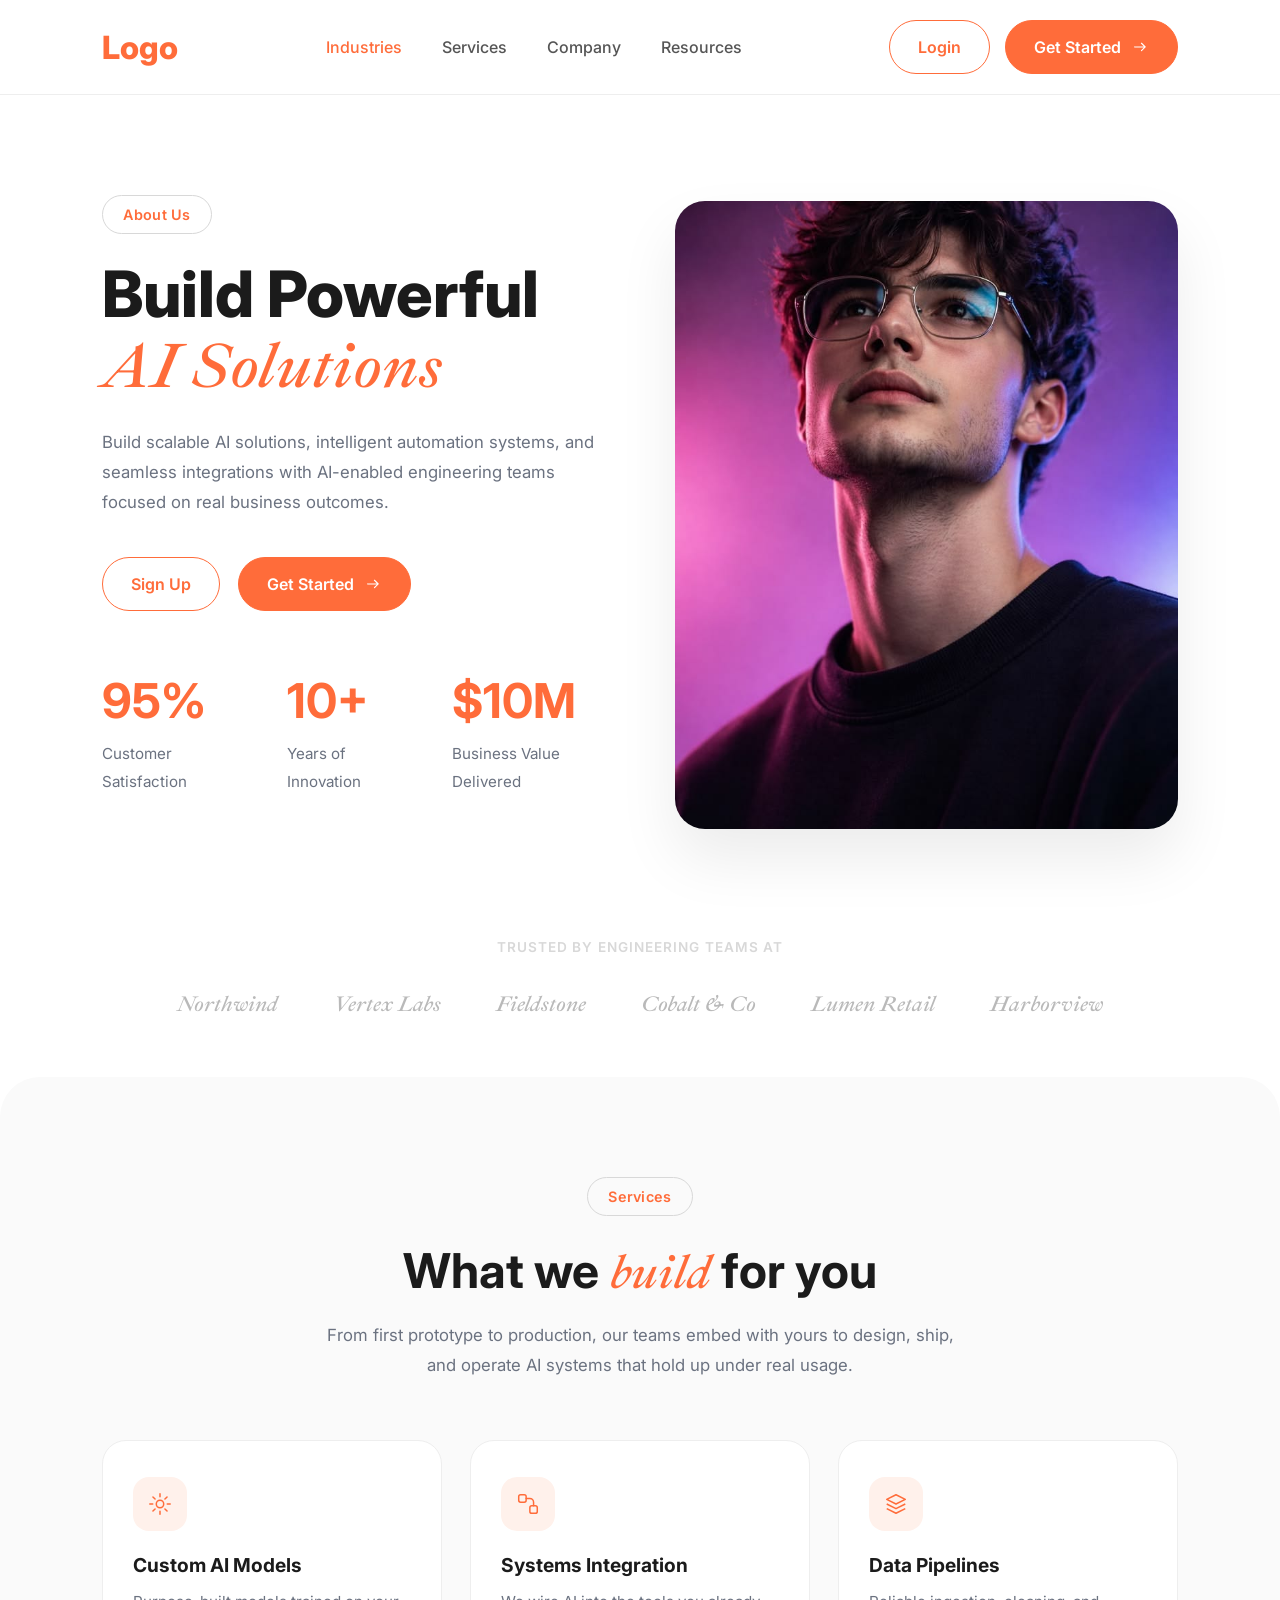
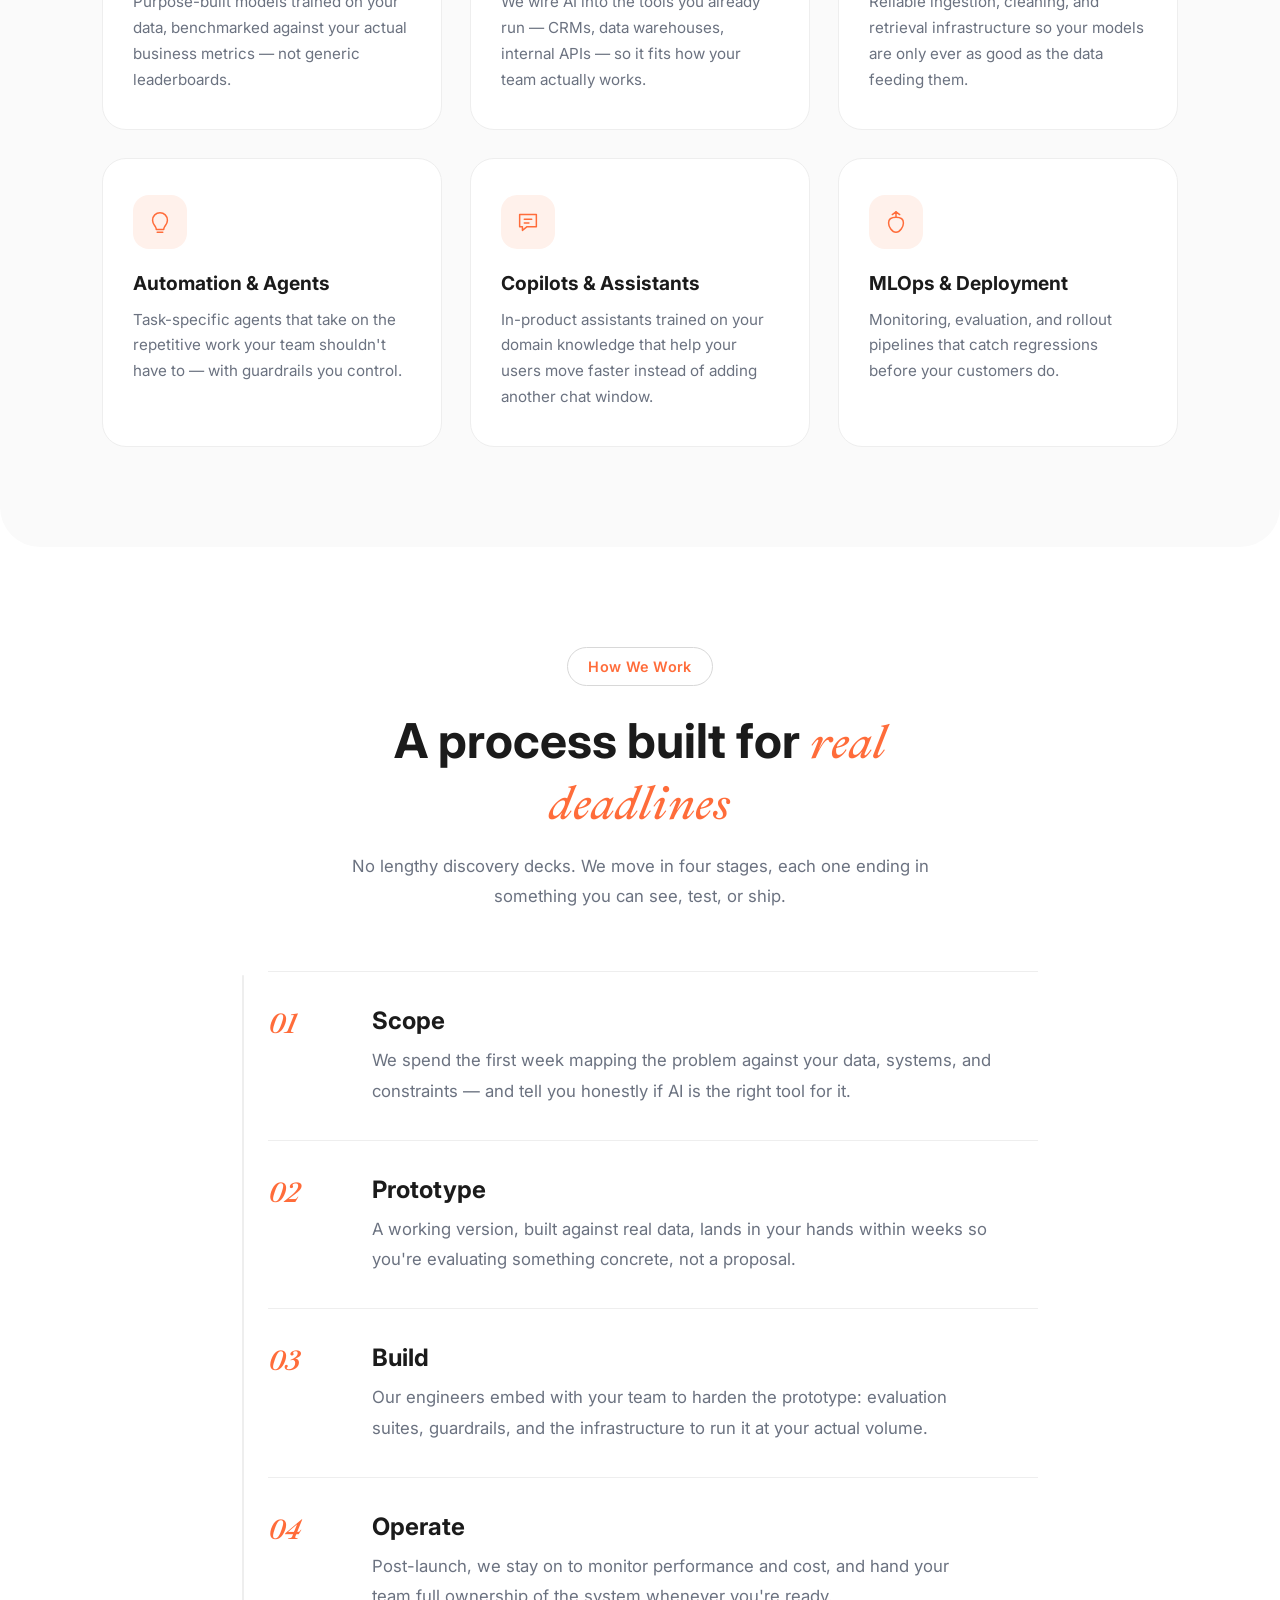
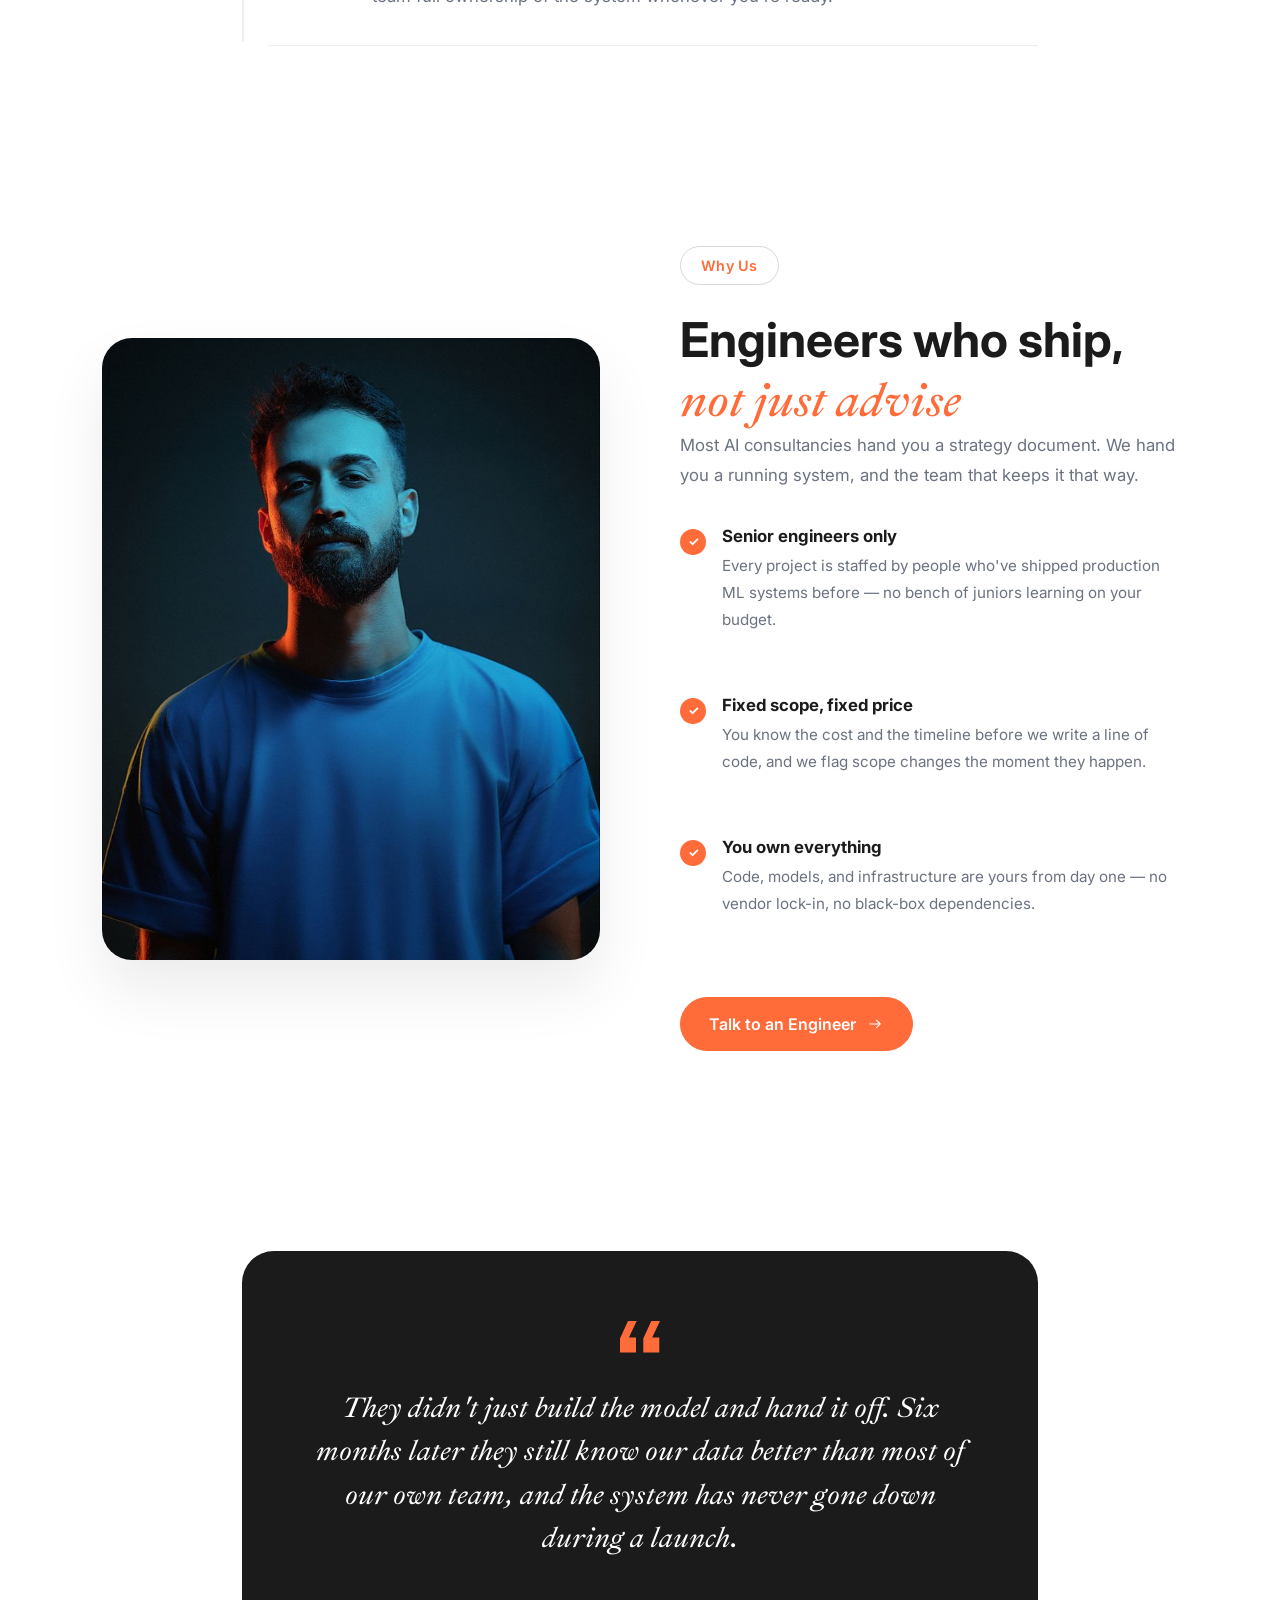
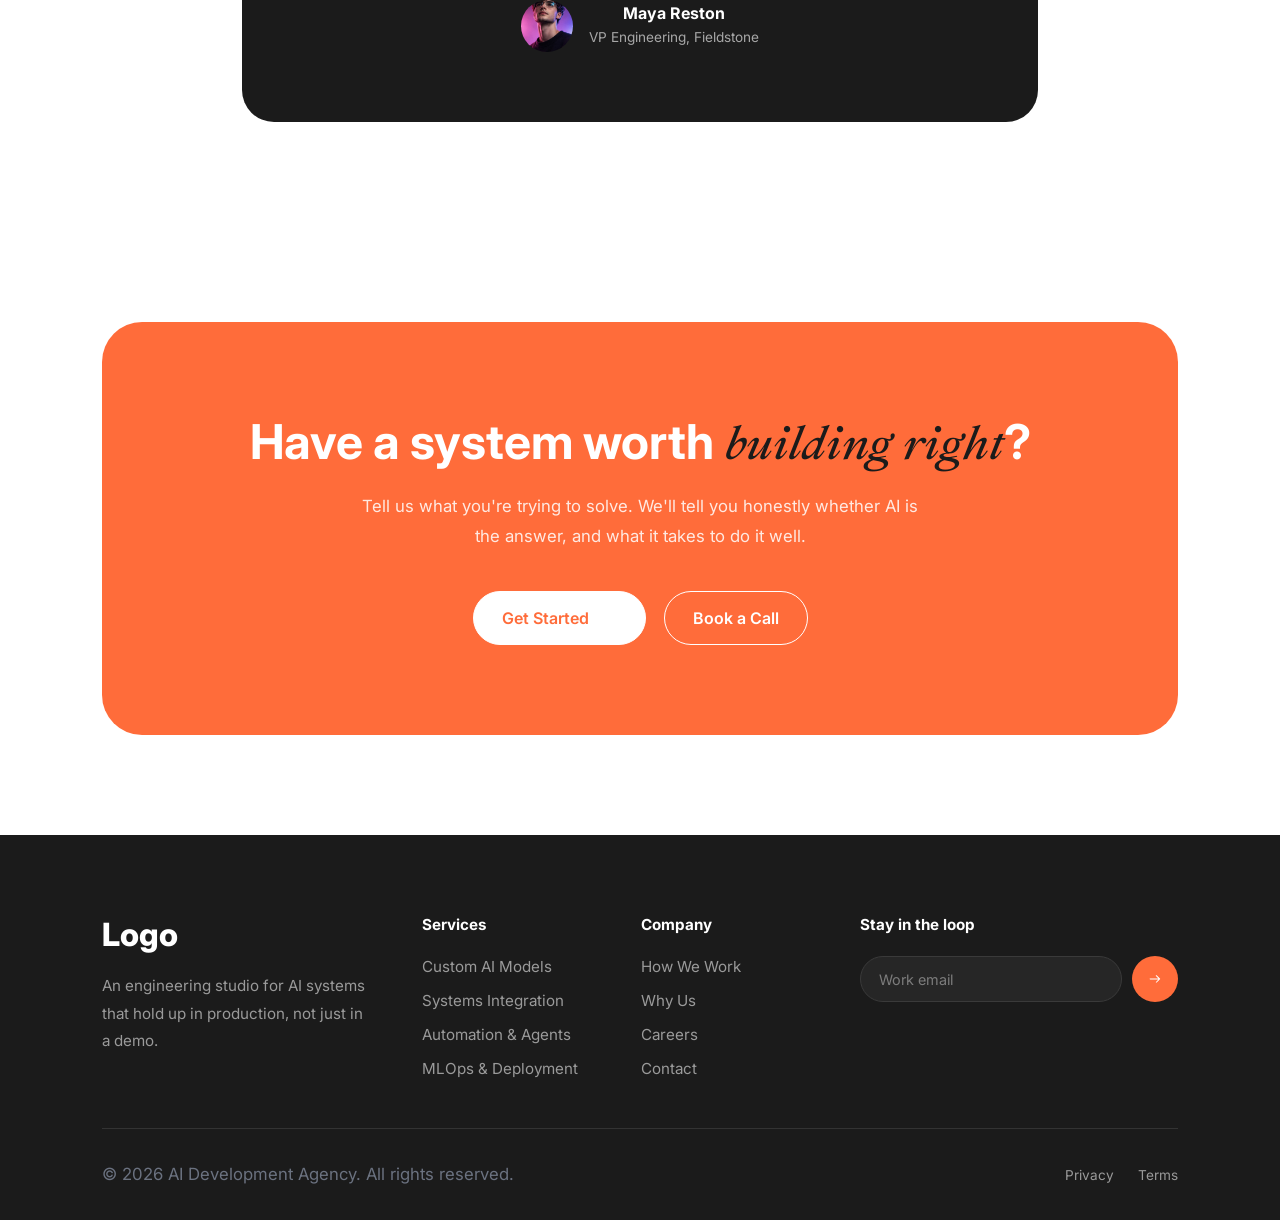
<file: index.html>
<!DOCTYPE html>
<html lang="en">

<head>
    <meta charset="UTF-8">
    <meta name="viewport" content="width=device-width, initial-scale=1.0">
    <title>AI Development Agency</title>

    <!-- CSS -->
    <link rel="stylesheet" href="style.css">

    <!-- Google Font -->
    <link rel="preconnect" href="https://fonts.googleapis.com">
    <link rel="preconnect" href="https://fonts.gstatic.com" crossorigin>
    <link href="https://fonts.googleapis.com/css2?family=Inter:wght@300;400;500;600;700;800&display=swap"
        rel="stylesheet">
    <link
        href="https://fonts.googleapis.com/css2?family=Ibarra+Real+Nova:wght@400;500;600;700&family=Inter:wght@300;400;500;600;700;800&display=swap"
        rel="stylesheet">
</head>

<body>

    <!-- =========================
        HEADER
========================== -->

    <header>

        <nav class="navbar">

            <a href="#" class="logo">
                Logo
            </a>

            <ul class="nav-links">

                <li><a href="#" class="active">Industries</a></li>
                <li><a href="#services">Services</a></li>
                <li><a href="#company">Company</a></li>
                <li><a href="#work">Resources</a></li>

            </ul>

            <div class="nav-buttons">

                <a href="#" class="btn-outline">
                    Login
                </a>

                <a href="#" class="btn-primary">

                    Get Started

                    <img src="icons/Arrow-Right.svg" alt="Arrow Right">

                </a>

            </div>

            <button class="nav-toggle" aria-label="Toggle menu">
                <span></span>
                <span></span>
                <span></span>
            </button>

        </nav>

    </header>

    <!-- =========================
        MAIN
========================== -->

    <main>

        <!-- =========================
        HERO SECTION
========================== -->

        <section class="hero">

            <div class="hero-content">

                <span class="badge">
                    About Us
                </span>

                <h1>

                    Build Powerful <span>AI Solutions</span>

                </h1>

                <p>

                    Build scalable AI solutions,
                    intelligent automation systems,
                    and seamless integrations with
                    AI-enabled engineering teams
                    focused on real business outcomes.

                </p>

                <div class="hero-buttons">

                    <a href="#" class="btn-outline">

                        Sign Up

                    </a>

                    <a href="#" class="btn-primary">

                        Get Started

                        <img src="icons/Arrow-Right.svg" alt="Arrow">

                    </a>

                </div>

                <!-- Statistics -->

                <div class="stats">

                    <div class="stat">

                        <h3>95%</h3>

                        <p>
                            Customer Satisfaction
                        </p>

                    </div>

                    <div class="stat">
                        <h3>10+</h3>
                        <p>
                            Years of Innovation
                        </p>

                    </div>

                    <div class="stat">

                        <h3>$10M</h3>

                        <p>
                            Business Value Delivered
                        </p>

                    </div>

                </div>

            </div>

            <!-- Hero Image -->

            <div class="hero-image">

                <img src="image/profile.jpeg" alt="AI Development">

            </div>

        </section>

        <!-- =========================
        LOGO STRIP
========================== -->

        <section class="logo-strip">

            <p class="logo-strip-label">Trusted by engineering teams at</p>

            <ul class="logo-row">
                <li>Northwind</li>
                <li>Vertex&nbsp;Labs</li>
                <li>Fieldstone</li>
                <li>Cobalt&nbsp;&amp;&nbsp;Co</li>
                <li>Lumen&nbsp;Retail</li>
                <li>Harborview</li>
            </ul>

        </section>

        <!-- =========================
        SERVICES SECTION
========================== -->

        <section class="services" id="services">

            <div class="section-head">

                <span class="badge">Services</span>

                <h2>What we <span>build</span> for you</h2>

                <p>
                    From first prototype to production, our teams embed with yours to design,
                    ship, and operate AI systems that hold up under real usage.
                </p>

            </div>

            <div class="services-grid">

                <div class="service-card">
                    <div class="service-icon">
                        <svg viewBox="0 0 28 28" fill="none" xmlns="http://www.w3.org/2000/svg">
                            <circle cx="14" cy="14" r="4" stroke="currentColor" stroke-width="1.6" />
                            <path
                                d="M14 3v3.2M14 21.8V25M25 14h-3.2M6.2 14H3M21.6 6.4l-2.3 2.3M8.7 19.3l-2.3 2.3M21.6 21.6l-2.3-2.3M8.7 8.7 6.4 6.4"
                                stroke="currentColor" stroke-width="1.6" stroke-linecap="round" />
                        </svg>
                    </div>
                    <h3>Custom AI Models</h3>
                    <p>Purpose-built models trained on your data, benchmarked against
                        your actual business metrics — not generic leaderboards.</p>
                </div>

                <div class="service-card">
                    <div class="service-icon">
                        <svg viewBox="0 0 28 28" fill="none" xmlns="http://www.w3.org/2000/svg">
                            <rect x="4" y="4" width="8" height="8" rx="2" stroke="currentColor" stroke-width="1.6" />
                            <rect x="16" y="16" width="8" height="8" rx="2" stroke="currentColor" stroke-width="1.6" />
                            <path d="M12 8h4a4 4 0 0 1 4 4v4" stroke="currentColor" stroke-width="1.6"
                                stroke-linecap="round" />
                        </svg>
                    </div>
                    <h3>Systems Integration</h3>
                    <p>We wire AI into the tools you already run — CRMs, data
                        warehouses, internal APIs — so it fits how your team actually works.</p>
                </div>

                <div class="service-card">
                    <div class="service-icon">
                        <svg viewBox="0 0 28 28" fill="none" xmlns="http://www.w3.org/2000/svg">
                            <path d="M4 9 14 4l10 5-10 5-10-5Z" stroke="currentColor" stroke-width="1.6"
                                stroke-linejoin="round" />
                            <path d="M4 14l10 5 10-5M4 19l10 5 10-5" stroke="currentColor" stroke-width="1.6"
                                stroke-linejoin="round" />
                        </svg>
                    </div>
                    <h3>Data Pipelines</h3>
                    <p>Reliable ingestion, cleaning, and retrieval infrastructure so
                        your models are only ever as good as the data feeding them.</p>
                </div>

                <div class="service-card">
                    <div class="service-icon">
                        <svg viewBox="0 0 28 28" fill="none" xmlns="http://www.w3.org/2000/svg">
                            <path d="M6 12a8 8 0 1 1 16 0c0 3.5-2 5.4-3 7-.6 1-1 2-1 3h-8c0-1-.4-2-1-3-1-1.6-3-3.5-3-7Z"
                                stroke="currentColor" stroke-width="1.6" stroke-linejoin="round" />
                            <path d="M11 25h6" stroke="currentColor" stroke-width="1.6" stroke-linecap="round" />
                        </svg>
                    </div>
                    <h3>Automation &amp; Agents</h3>
                    <p>Task-specific agents that take on the repetitive work your
                        team shouldn't have to — with guardrails you control.</p>
                </div>

                <div class="service-card">
                    <div class="service-icon">
                        <svg viewBox="0 0 28 28" fill="none" xmlns="http://www.w3.org/2000/svg">
                            <path d="M5 6h18v13H13l-5 4v-4H5V6Z" stroke="currentColor" stroke-width="1.6"
                                stroke-linejoin="round" />
                            <path d="M10 11h8M10 15h5" stroke="currentColor" stroke-width="1.6"
                                stroke-linecap="round" />
                        </svg>
                    </div>
                    <h3>Copilots &amp; Assistants</h3>
                    <p>In-product assistants trained on your domain knowledge that
                        help your users move faster instead of adding another chat window.</p>
                </div>

                <div class="service-card">
                    <div class="service-icon">
                        <svg viewBox="0 0 28 28" fill="none" xmlns="http://www.w3.org/2000/svg">
                            <path d="M14 3v6M14 3l4 3M14 3l-4 3" stroke="currentColor" stroke-width="1.6"
                                stroke-linecap="round" stroke-linejoin="round" />
                            <path d="M6 15c0-4 3.6-6 8-6s8 2 8 6-3.6 10-8 10-8-6-8-10Z" stroke="currentColor"
                                stroke-width="1.6" />
                        </svg>
                    </div>
                    <h3>MLOps &amp; Deployment</h3>
                    <p>Monitoring, evaluation, and rollout pipelines that catch
                        regressions before your customers do.</p>
                </div>

            </div>

        </section>

        <!-- =========================
        PROCESS SECTION
========================== -->

        <section class="process" id="company">

            <div class="section-head">

                <span class="badge">How We Work</span>

                <h2>A process built for <span>real deadlines</span></h2>

                <p>
                    No lengthy discovery decks. We move in four stages, each one
                    ending in something you can see, test, or ship.
                </p>

            </div>

            <div class="process-list">

                <div class="process-track">
                    <span class="process-track-fill"></span>
                </div>

                <div class="process-step">
                    <span class="process-number">01</span>
                    <div class="process-body">
                        <h3>Scope</h3>
                        <p>We spend the first week mapping the problem against your
                            data, systems, and constraints — and tell you honestly if AI is the
                            right tool for it.</p>
                    </div>
                </div>

                <div class="process-step">
                    <span class="process-number">02</span>
                    <div class="process-body">
                        <h3>Prototype</h3>
                        <p>A working version, built against real data, lands in your
                            hands within weeks so you're evaluating something concrete, not a
                            proposal.</p>
                    </div>
                </div>

                <div class="process-step">
                    <span class="process-number">03</span>
                    <div class="process-body">
                        <h3>Build</h3>
                        <p>Our engineers embed with your team to harden the prototype:
                            evaluation suites, guardrails, and the infrastructure to run it at your
                            actual volume.</p>
                    </div>
                </div>

                <div class="process-step">
                    <span class="process-number">04</span>
                    <div class="process-body">
                        <h3>Operate</h3>
                        <p>Post-launch, we stay on to monitor performance and cost,
                            and hand your team full ownership of the system whenever you're ready.</p>
                    </div>
                </div>

            </div>

        </section>

        <!-- =========================
        FEATURE / WHY US SECTION
========================== -->

        <section class="why-us" id="work">

            <div class="why-image">
                <img src="image/profile2.jpeg" alt="Engineering team at work">
            </div>

            <div class="why-content">

                <span class="badge">Why Us</span>

                <h2>Engineers who ship, <span>not just advise</span></h2>

                <p>
                    Most AI consultancies hand you a strategy document. We hand you
                    a running system, and the team that keeps it that way.
                </p>

                <ul class="why-list">

                    <li>
                        <span class="why-check">✓</span>
                        <div>
                            <h4>Senior engineers only</h4>
                            <p>Every project is staffed by people who've shipped
                                production ML systems before — no bench of juniors learning on your
                                budget.</p>
                        </div>
                    </li>

                    <li>
                        <span class="why-check">✓</span>
                        <div>
                            <h4>Fixed scope, fixed price</h4>
                            <p>You know the cost and the timeline before we write a
                                line of code, and we flag scope changes the moment they happen.</p>
                        </div>
                    </li>

                    <li>
                        <span class="why-check">✓</span>
                        <div>
                            <h4>You own everything</h4>
                            <p>Code, models, and infrastructure are yours from day
                                one — no vendor lock-in, no black-box dependencies.</p>
                        </div>
                    </li>

                </ul>

                <a href="#" class="btn-primary">
                    Talk to an Engineer
                    <img src="icons/Arrow-Right.svg" alt="Arrow">
                </a>

            </div>

        </section>

        <!-- =========================
        TESTIMONIAL SECTION
========================== -->

        <section class="testimonial">

            <div class="testimonial-card">

                <svg class="quote-mark" viewBox="0 0 40 32" fill="none" xmlns="http://www.w3.org/2000/svg">
                    <path
                        d="M16.7 0 8.9 16.4H16v15.2H0V17.5L8 0h8.7Zm23.3 0-7.8 16.4h7.1v15.2H23.3V17.5L31.3 0H40Z"
                        fill="currentColor" />
                </svg>

                <p class="testimonial-quote">
                    They didn't just build the model and hand it off. Six months
                    later they still know our data better than most of our own team, and the
                    system has never gone down during a launch.
                </p>

                <div class="testimonial-author">
                    <img src="image/profile.jpeg" alt="Client portrait">
                    <div>
                        <h4>Maya Reston</h4>
                        <p>VP Engineering, Fieldstone</p>
                    </div>
                </div>

            </div>

        </section>

        <!-- =========================
        CTA SECTION
========================== -->

        <section class="cta">

            <div class="cta-inner">

                <h2>Have a system worth <span>building right</span>?</h2>

                <p>Tell us what you're trying to solve. We'll tell you honestly
                    whether AI is the answer, and what it takes to do it well.</p>

                <div class="cta-buttons">
                    <a href="#" class="btn-primary btn-light">
                        Get Started
                        <img src="icons/Arrow-Right.svg" alt="Arrow">
                    </a>
                    <a href="#" class="btn-outline btn-outline-light">
                        Book a Call
                    </a>
                </div>

            </div>

        </section>

    </main>

    <!-- =========================
        FOOTER
========================== -->

    <footer>

        <div class="footer-top">

            <div class="footer-brand">
                <a href="#" class="logo">Logo</a>
                <p>An engineering studio for AI systems that hold up in
                    production, not just in a demo.</p>
            </div>

            <div class="footer-links">
                <h4>Services</h4>
                <ul>
                    <li><a href="#services">Custom AI Models</a></li>
                    <li><a href="#services">Systems Integration</a></li>
                    <li><a href="#services">Automation &amp; Agents</a></li>
                    <li><a href="#services">MLOps &amp; Deployment</a></li>
                </ul>
            </div>

            <div class="footer-links">
                <h4>Company</h4>
                <ul>
                    <li><a href="#company">How We Work</a></li>
                    <li><a href="#work">Why Us</a></li>
                    <li><a href="#">Careers</a></li>
                    <li><a href="#">Contact</a></li>
                </ul>
            </div>

            <div class="footer-links">
                <h4>Stay in the loop</h4>
                <form class="footer-form" onsubmit="return false;">
                    <input type="email" placeholder="Work email" required>
                    <button type="submit">
                        <img src="icons/Arrow-Right.svg" alt="Subscribe">
                    </button>
                </form>
            </div>

        </div>

        <div class="footer-bottom">
            <p>&copy; 2026 AI Development Agency. All rights reserved.</p>
            <ul class="footer-legal">
                <li><a href="#">Privacy</a></li>
                <li><a href="#">Terms</a></li>
            </ul>
        </div>

    </footer>

    <script>
        const navToggle = document.querySelector('.nav-toggle');
        const navLinks = document.querySelector('.nav-links');
        const navButtons = document.querySelector('.nav-buttons');

        navToggle.addEventListener('click', () => {
            const open = navLinks.classList.toggle('open');
            navButtons.classList.toggle('open');
            navToggle.classList.toggle('open');
        });

        // ---- "How We Work" scroll animation ----
        const reduceMotion = window.matchMedia('(prefers-reduced-motion: reduce)').matches;
        const processList = document.querySelector('.process-list');
        const processSteps = document.querySelectorAll('.process-step');
        const trackFill = document.querySelector('.process-track-fill');

        if (processList && processSteps.length && !reduceMotion) {
            processList.classList.add('anim-ready');

            const stepObserver = new IntersectionObserver((entries) => {
                entries.forEach(entry => {
                    if (entry.isIntersecting) {
                        entry.target.classList.add('in-view');
                        stepObserver.unobserve(entry.target);
                    }
                });
            }, { threshold: 0.35, rootMargin: '0px 0px -8% 0px' });

            processSteps.forEach(step => stepObserver.observe(step));
        }

        if (processList && trackFill) {
            let ticking = false;

            const updateTrack = () => {
                const rect = processList.getBoundingClientRect();
                const viewportAnchor = window.innerHeight * 0.75;
                const progress = (viewportAnchor - rect.top) / rect.height;
                const clamped = Math.min(1, Math.max(0, progress));
                trackFill.style.height = (clamped * 100) + '%';
                ticking = false;
            };

            const onScroll = () => {
                if (!ticking) {
                    window.requestAnimationFrame(updateTrack);
                    ticking = true;
                }
            };

            window.addEventListener('scroll', onScroll, { passive: true });
            window.addEventListener('resize', onScroll);
            updateTrack();
        }
    </script>

</body>

</html>
</file>
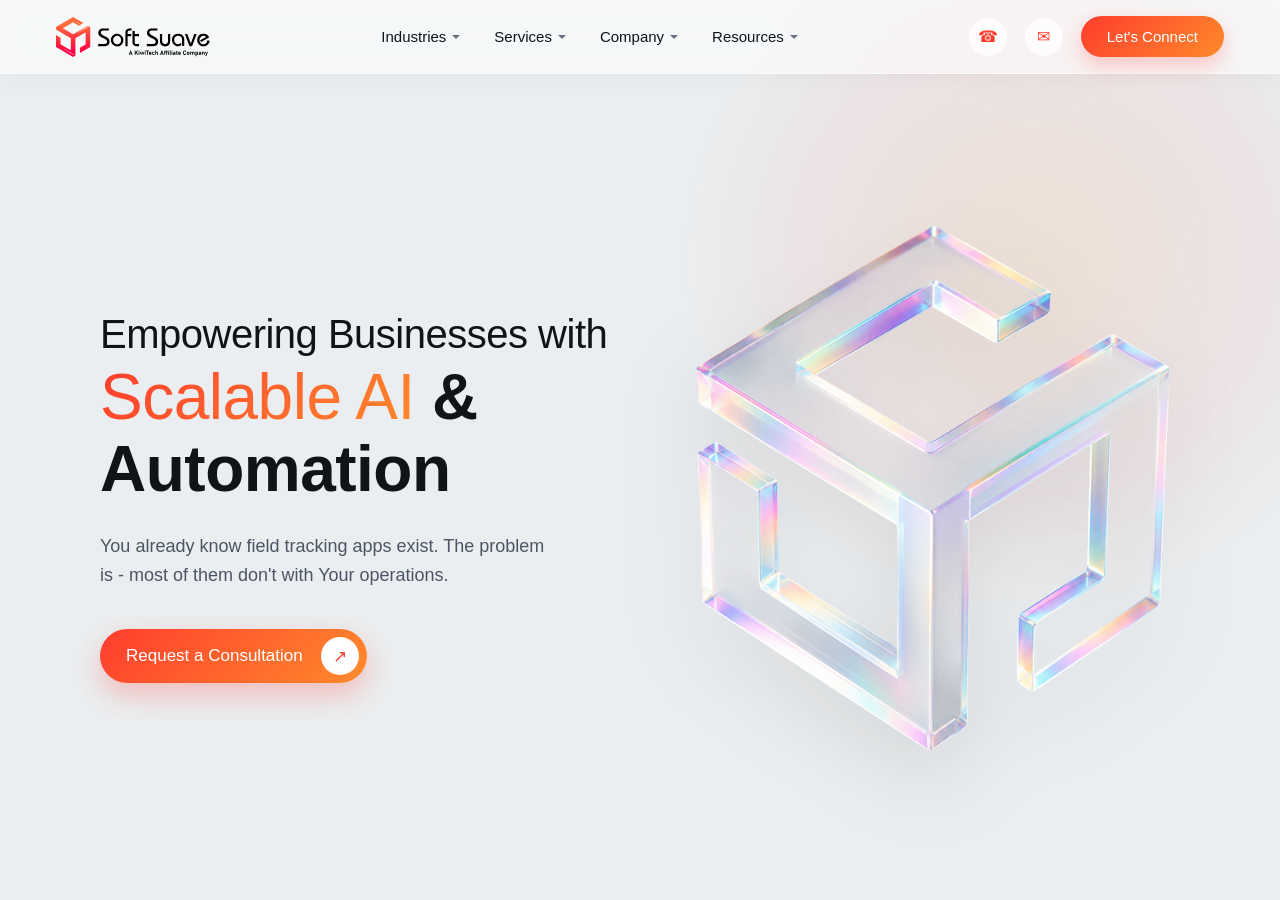
<file: hero (1).html>
<!DOCTYPE html>
<html lang="en">
<head>
<meta charset="UTF-8">
<meta name="viewport" content="width=device-width, initial-scale=1.0">
<title>Soft Suave — Scalable AI & Automation</title>
<style>
  :root{
    --bg:#EBEEF0; --dark:#101418; --muted:#4b5563;
    --c1:#FF3D2E; --c2:#FF8A2B;
    --grad: linear-gradient(135deg,var(--c1),var(--c2));
  }
  *{ box-sizing:border-box; margin:0; padding:0; }
  body{ font-family:'Segoe UI',Roboto,Helvetica,Arial,sans-serif; background:var(--bg); color:var(--dark); }
  html, body{ height:100%; }
  .page{ position:relative; overflow:hidden; height:100vh; display:flex; flex-direction:column; }
  .page::before{
    content:""; position:absolute; top:-10%; right:-8%; width:700px; height:700px;
    background:radial-gradient(circle,rgba(255,138,43,.14),rgba(255,61,46,.06) 45%,transparent 70%);
    filter:blur(10px); pointer-events:none;
  }

  /* nav */
  nav{
    position:sticky; top:0; z-index:50; display:flex; align-items:center; justify-content:space-between;
    padding:16px 56px; background:rgba(255,255,255,.55); backdrop-filter:blur(18px) saturate(160%);
    -webkit-backdrop-filter:blur(18px) saturate(160%); border-bottom:1px solid rgba(255,255,255,.6);
    box-shadow:0 4px 24px rgba(16,20,24,.04);
  }
  nav img{ height:40px; }
  nav ul{ display:flex; gap:34px; list-style:none; }
  nav a{ text-decoration:none; color:var(--dark); font-size:15px; font-weight:500; display:flex; align-items:center; gap:6px; }
  nav .active{ color:var(--c1); background:rgba(255,255,255,.9); border-radius:8px; padding:6px 14px; }
  .dot{ width:6px; height:6px; border-radius:50%; background:var(--c1); }
  .caret{ border:4px solid transparent; border-top-color:#6b7280; border-bottom:0; }
  .nav-right{ display:flex; align-items:center; gap:18px; }
  .icon-btn{
    width:38px; height:38px; border-radius:50%; background:rgba(255,255,255,.75);
    display:flex; align-items:center; justify-content:center; color:var(--c1);
  }
  .btn{ background:var(--grad); color:#fff; border:none; border-radius:30px; font-weight:400; cursor:pointer; }
  .btn.nav-cta{ padding:12px 26px; font-size:15px; box-shadow:0 8px 20px rgba(255,61,46,.25); }

  /* hero */
  .hero{ display:flex; align-items:center; justify-content:space-between; gap:40px; padding:0 100px; flex-wrap:wrap; position:relative; z-index:1; flex:1; min-height:0; }
  .hero-copy{ max-width:640px; flex:1 1 480px; }
  .hero-copy h1{ font-size:64px; line-height:1.12; font-weight:500; letter-spacing:-.5px; }
  .hero-copy h1 b{ font-weight:800; }
  .grad-text{ background:var(--grad); -webkit-background-clip:text; background-clip:text; color:transparent; }
  .sml-text{ font-size: 40px; line-height: 1.0;}
  .hero-copy p{ margin-top:26px; font-size:18px; line-height:1.6; color:var(--muted); max-width:460px; }
  .consult{ margin-top:40px; display:inline-flex; align-items:center; gap:18px; padding:8px 8px 8px 26px; font-size:17px; box-shadow:0 12px 28px rgba(255,61,46,.28); }
  .consult .arrow{ background:#fff; color:var(--c1); width:38px; height:38px; border-radius:30px; display:flex; align-items:center; justify-content:center; }
  .hero-visual{ flex:1 1 420px; display:flex; justify-content:center; min-width:280px; height:100%; align-items:center; }
  .hero-visual img{ width:100%; max-width:560px; max-height:70vh; object-fit:contain; filter:drop-shadow(0 30px 40px rgba(16,20,24,.1)); }

  /* clients marquee */
  .clients{ padding:16px 56px 28px; position:relative; z-index:1; flex-shrink:0; }
  .clients-label{ font-size:13px; font-weight:700; border-top:1px solid rgba(16,20,24,.12); padding-top:14px; margin-bottom:18px; }
  .marquee{
    overflow:hidden;
    -webkit-mask-image:linear-gradient(90deg,transparent,#000 64px,#000 calc(100% - 64px),transparent);
    mask-image:linear-gradient(90deg,transparent,#000 64px,#000 calc(100% - 64px),transparent);
  }
  .track{ display:flex; align-items:center; gap:64px; width:max-content; opacity:.65; filter:grayscale(100%); animation:scroll 18s linear infinite; }
  .marquee:hover .track{ animation-play-state:paused; }
  .track img{ height:30px; flex-shrink:0; }
  @keyframes scroll{ to{ transform:translateX(-50%); } }

  @media (max-width:900px){
    nav{ padding:14px 20px; }
    nav ul{ display:none; }
    .page{ height:auto; min-height:100vh; }
    .hero{ padding:40px 20px; }
    .hero-copy h1{ font-size:40px; }
    .clients{ padding:16px 20px 30px; }
  }

  @media (max-height:700px){
    .page{ height:auto; min-height:100vh; }
  }
</style>
</head>
<body>
<div class="page">

  <nav>
    <img src="image/ss-logo.svg" alt="Soft Suave">
    <ul>
      <!-- <li><a class="active"><span class="dot"></span>Home</a></li> -->
      <li><a>Industries <span class="caret"></span></a></li>
      <li><a>Services <span class="caret"></span></a></li>
      <li><a>Company <span class="caret"></span></a></li>
      <li><a>Resources <span class="caret"></span></a></li>
    </ul>
    <div class="nav-right">
      <div class="icon-btn">&#9742;</div>
      <div class="icon-btn">&#9993;</div>
      <button class="btn nav-cta">Let's Connect</button>
    </div>
  </nav>

  <section class="hero">
    <div class="hero-copy">
      <h1><span class="sml-text">Empowering Businesses with</span><br><span class="grad-text">Scalable AI</span> <b>&amp; Automation</b></h1>
      <p>You already know field tracking apps exist. The problem is - most of them don't with Your operations.</p>
      <button class="btn consult">Request a Consultation <span class="arrow">&#8599;</span></button>
    </div>
    <div class="hero-visual">
      <img src="image/hero-image.png" alt="Soft Suave">
    </div>
  </section>

  <!-- <div class="clients">
    <div class="clients-label">/ CHECK OUR BEST CLIENTS &amp; PARTNERS</div>
    <div class="marquee">
      <div class="track">
        <img src="[data-uri]" alt="client logo">
<img src="[data-uri]" alt="client logo">
<img src="[data-uri]" alt="client logo">
<img src="[data-uri]" alt="client logo">
        <img src="[data-uri]" alt="client logo">
<img src="[data-uri]" alt="client logo">
<img src="[data-uri]" alt="client logo">
<img src="[data-uri]" alt="client logo">
      </div>
    </div>
  </div> -->

</div>
</body>
</html>
</file>
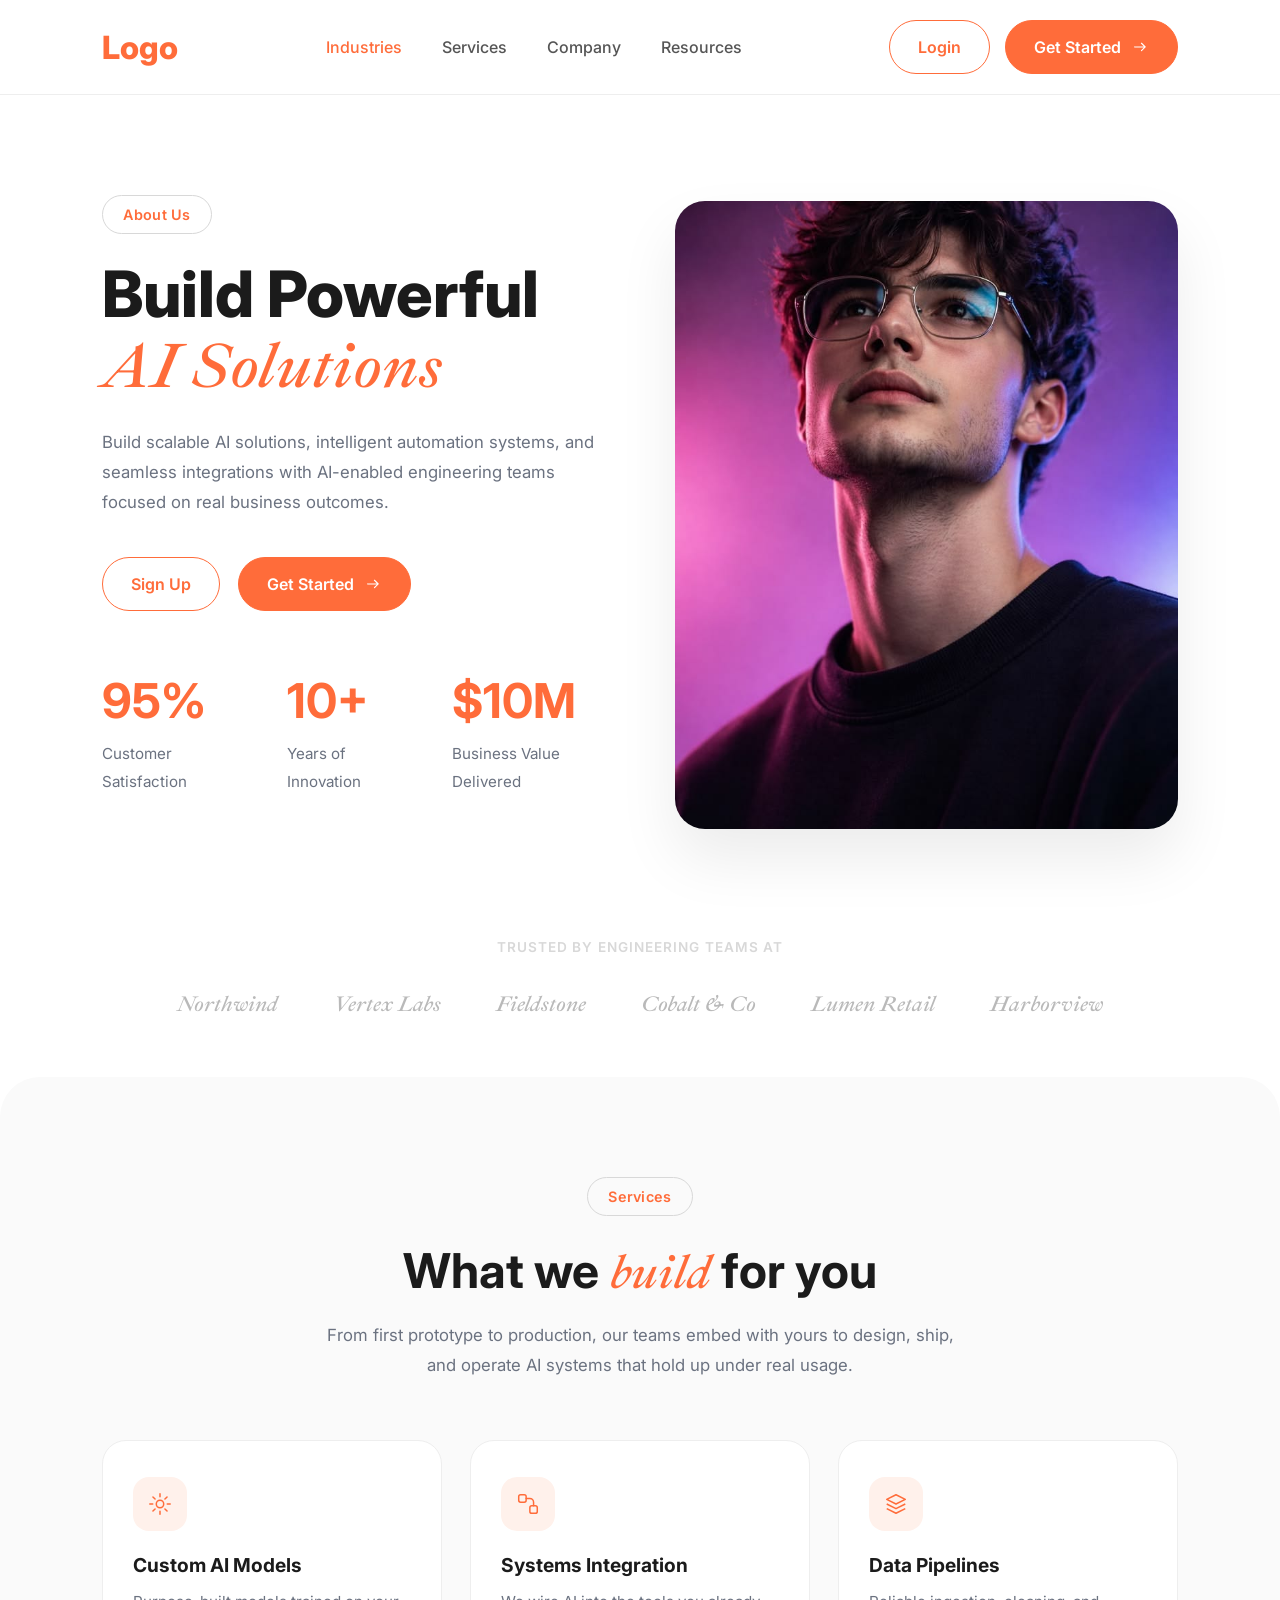
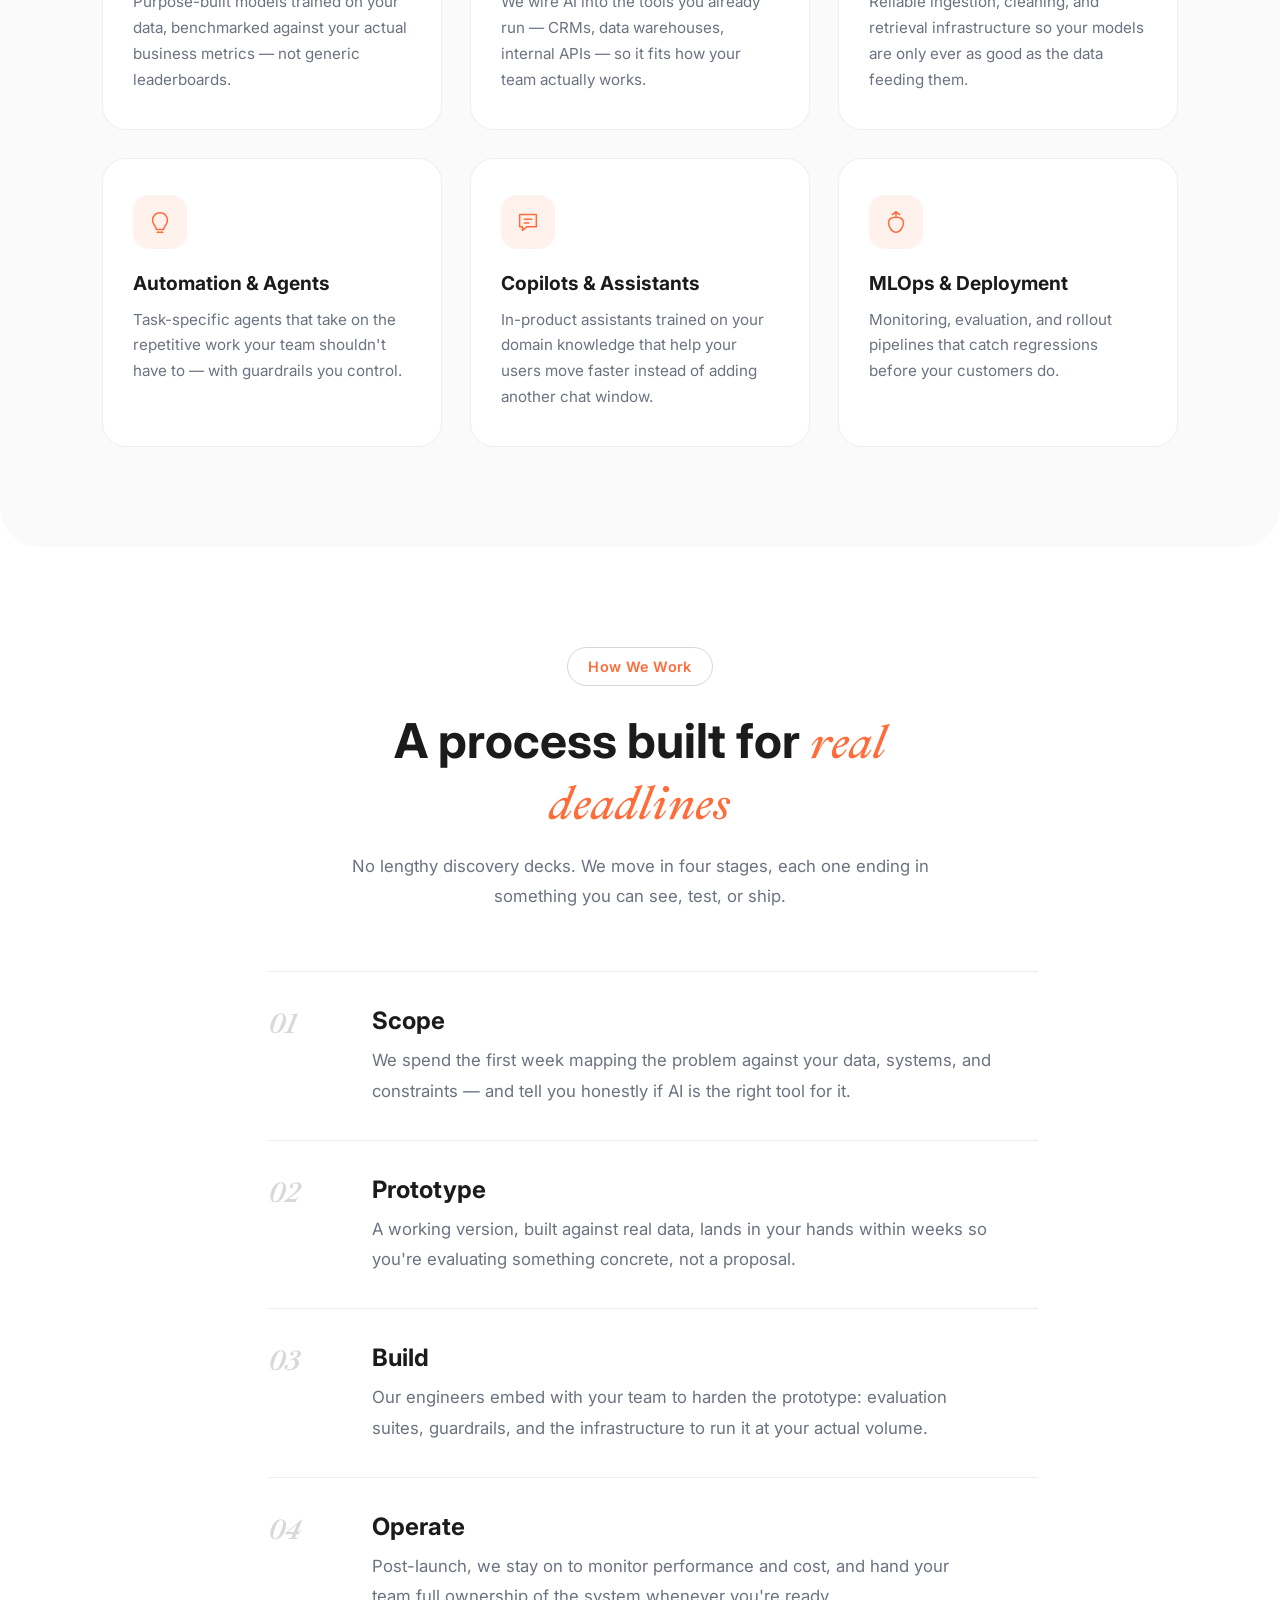
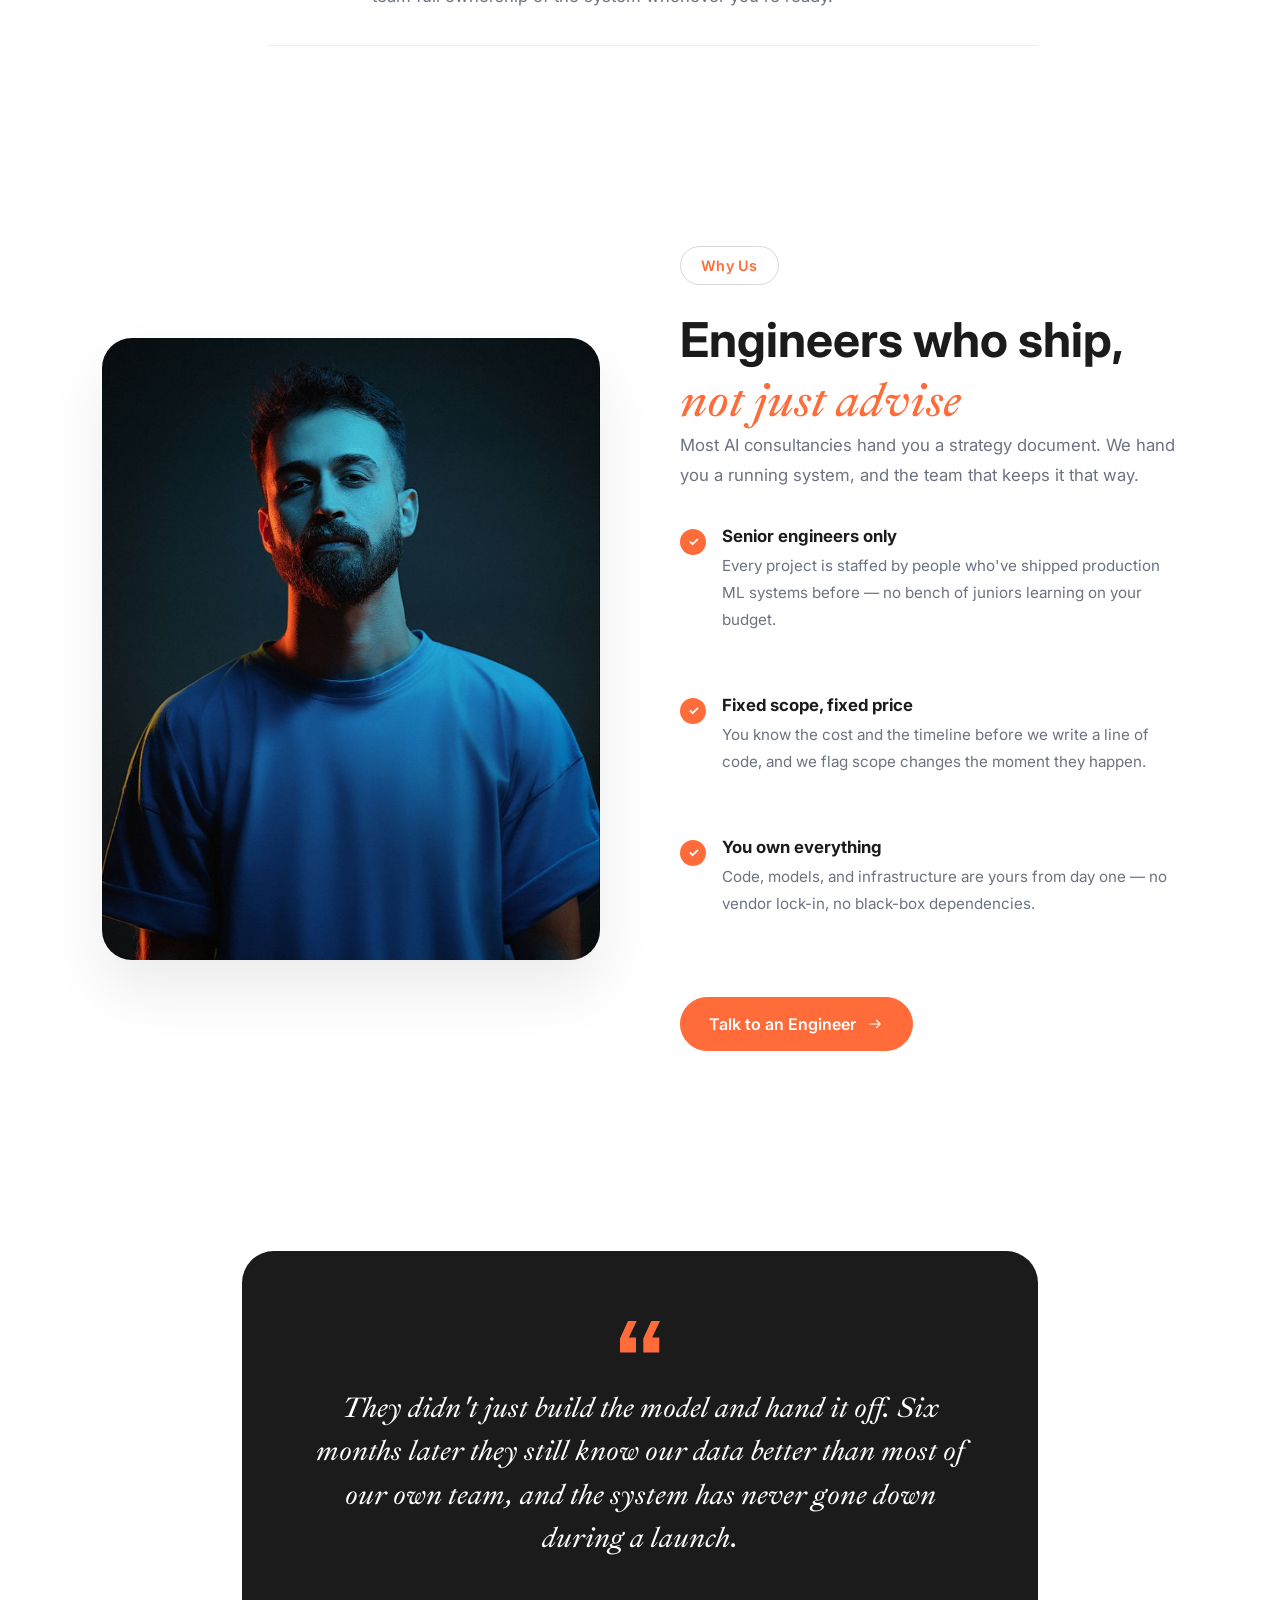
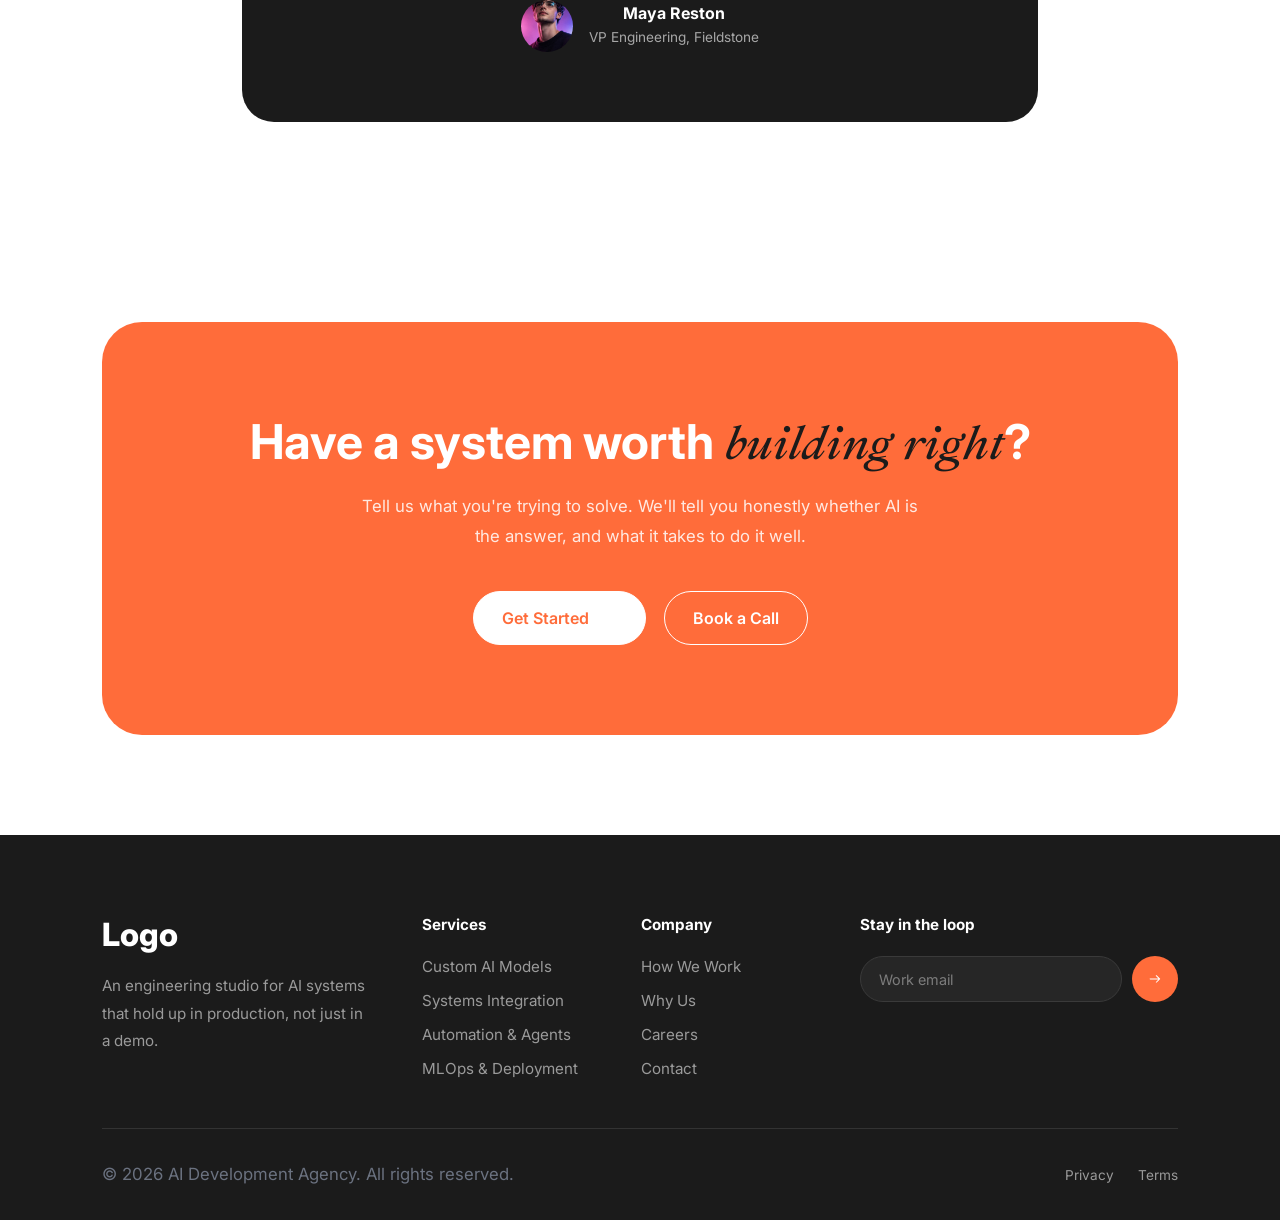
<file: page.html>
<!DOCTYPE html>
<html lang="en">

<head>
    <meta charset="UTF-8">
    <meta name="viewport" content="width=device-width, initial-scale=1.0">
    <title>AI Development Agency</title>

    <!-- CSS -->
    <link rel="stylesheet" href="style.css">

    <!-- Google Font -->
    <link rel="preconnect" href="https://fonts.googleapis.com">
    <link rel="preconnect" href="https://fonts.gstatic.com" crossorigin>
    <link href="https://fonts.googleapis.com/css2?family=Inter:wght@300;400;500;600;700;800&display=swap"
        rel="stylesheet">
    <link
        href="https://fonts.googleapis.com/css2?family=Ibarra+Real+Nova:wght@400;500;600;700&family=Inter:wght@300;400;500;600;700;800&display=swap"
        rel="stylesheet">
</head>

<body>

    <!-- =========================
        HEADER
========================== -->

    <header>

        <nav class="navbar">

            <a href="#" class="logo">
                Logo
            </a>

            <ul class="nav-links">

                <li><a href="#" class="active">Industries</a></li>
                <li><a href="#services">Services</a></li>
                <li><a href="#company">Company</a></li>
                <li><a href="#work">Resources</a></li>

            </ul>

            <div class="nav-buttons">

                <a href="#" class="btn-outline">
                    Login
                </a>

                <a href="#" class="btn-primary">

                    Get Started

                    <img src="icons/Arrow-Right.svg" alt="Arrow Right">

                </a>

            </div>

            <button class="nav-toggle" aria-label="Toggle menu">
                <span></span>
                <span></span>
                <span></span>
            </button>

        </nav>

    </header>

    <!-- =========================
        MAIN
========================== -->

    <main>

        <!-- =========================
        HERO SECTION
========================== -->

        <section class="hero">

            <div class="hero-content">

                <span class="badge">
                    About Us
                </span>

                <h1>

                    Build Powerful <span>AI Solutions</span>

                </h1>

                <p>

                    Build scalable AI solutions,
                    intelligent automation systems,
                    and seamless integrations with
                    AI-enabled engineering teams
                    focused on real business outcomes.

                </p>

                <div class="hero-buttons">

                    <a href="#" class="btn-outline">

                        Sign Up

                    </a>

                    <a href="#" class="btn-primary">

                        Get Started

                        <img src="icons/Arrow-Right.svg" alt="Arrow">

                    </a>

                </div>

                <!-- Statistics -->

                <div class="stats">

                    <div class="stat">

                        <h3>95%</h3>

                        <p>
                            Customer Satisfaction
                        </p>

                    </div>

                    <div class="stat">
                        <h3>10+</h3>
                        <p>
                            Years of Innovation
                        </p>

                    </div>

                    <div class="stat">

                        <h3>$10M</h3>

                        <p>
                            Business Value Delivered
                        </p>

                    </div>

                </div>

            </div>

            <!-- Hero Image -->

            <div class="hero-image">

                <img src="image/profile.jpeg" alt="AI Development">

            </div>

        </section>

        <!-- =========================
        LOGO STRIP
========================== -->

        <section class="logo-strip">

            <p class="logo-strip-label">Trusted by engineering teams at</p>

            <ul class="logo-row">
                <li>Northwind</li>
                <li>Vertex&nbsp;Labs</li>
                <li>Fieldstone</li>
                <li>Cobalt&nbsp;&amp;&nbsp;Co</li>
                <li>Lumen&nbsp;Retail</li>
                <li>Harborview</li>
            </ul>

        </section>

        <!-- =========================
        SERVICES SECTION
========================== -->

        <section class="services" id="services">

            <div class="section-head">

                <span class="badge">Services</span>

                <h2>What we <span>build</span> for you</h2>

                <p>
                    From first prototype to production, our teams embed with yours to design,
                    ship, and operate AI systems that hold up under real usage.
                </p>

            </div>

            <div class="services-grid">

                <div class="service-card">
                    <div class="service-icon">
                        <svg viewBox="0 0 28 28" fill="none" xmlns="http://www.w3.org/2000/svg">
                            <circle cx="14" cy="14" r="4" stroke="currentColor" stroke-width="1.6" />
                            <path
                                d="M14 3v3.2M14 21.8V25M25 14h-3.2M6.2 14H3M21.6 6.4l-2.3 2.3M8.7 19.3l-2.3 2.3M21.6 21.6l-2.3-2.3M8.7 8.7 6.4 6.4"
                                stroke="currentColor" stroke-width="1.6" stroke-linecap="round" />
                        </svg>
                    </div>
                    <h3>Custom AI Models</h3>
                    <p>Purpose-built models trained on your data, benchmarked against
                        your actual business metrics — not generic leaderboards.</p>
                </div>

                <div class="service-card">
                    <div class="service-icon">
                        <svg viewBox="0 0 28 28" fill="none" xmlns="http://www.w3.org/2000/svg">
                            <rect x="4" y="4" width="8" height="8" rx="2" stroke="currentColor" stroke-width="1.6" />
                            <rect x="16" y="16" width="8" height="8" rx="2" stroke="currentColor" stroke-width="1.6" />
                            <path d="M12 8h4a4 4 0 0 1 4 4v4" stroke="currentColor" stroke-width="1.6"
                                stroke-linecap="round" />
                        </svg>
                    </div>
                    <h3>Systems Integration</h3>
                    <p>We wire AI into the tools you already run — CRMs, data
                        warehouses, internal APIs — so it fits how your team actually works.</p>
                </div>

                <div class="service-card">
                    <div class="service-icon">
                        <svg viewBox="0 0 28 28" fill="none" xmlns="http://www.w3.org/2000/svg">
                            <path d="M4 9 14 4l10 5-10 5-10-5Z" stroke="currentColor" stroke-width="1.6"
                                stroke-linejoin="round" />
                            <path d="M4 14l10 5 10-5M4 19l10 5 10-5" stroke="currentColor" stroke-width="1.6"
                                stroke-linejoin="round" />
                        </svg>
                    </div>
                    <h3>Data Pipelines</h3>
                    <p>Reliable ingestion, cleaning, and retrieval infrastructure so
                        your models are only ever as good as the data feeding them.</p>
                </div>

                <div class="service-card">
                    <div class="service-icon">
                        <svg viewBox="0 0 28 28" fill="none" xmlns="http://www.w3.org/2000/svg">
                            <path d="M6 12a8 8 0 1 1 16 0c0 3.5-2 5.4-3 7-.6 1-1 2-1 3h-8c0-1-.4-2-1-3-1-1.6-3-3.5-3-7Z"
                                stroke="currentColor" stroke-width="1.6" stroke-linejoin="round" />
                            <path d="M11 25h6" stroke="currentColor" stroke-width="1.6" stroke-linecap="round" />
                        </svg>
                    </div>
                    <h3>Automation &amp; Agents</h3>
                    <p>Task-specific agents that take on the repetitive work your
                        team shouldn't have to — with guardrails you control.</p>
                </div>

                <div class="service-card">
                    <div class="service-icon">
                        <svg viewBox="0 0 28 28" fill="none" xmlns="http://www.w3.org/2000/svg">
                            <path d="M5 6h18v13H13l-5 4v-4H5V6Z" stroke="currentColor" stroke-width="1.6"
                                stroke-linejoin="round" />
                            <path d="M10 11h8M10 15h5" stroke="currentColor" stroke-width="1.6"
                                stroke-linecap="round" />
                        </svg>
                    </div>
                    <h3>Copilots &amp; Assistants</h3>
                    <p>In-product assistants trained on your domain knowledge that
                        help your users move faster instead of adding another chat window.</p>
                </div>

                <div class="service-card">
                    <div class="service-icon">
                        <svg viewBox="0 0 28 28" fill="none" xmlns="http://www.w3.org/2000/svg">
                            <path d="M14 3v6M14 3l4 3M14 3l-4 3" stroke="currentColor" stroke-width="1.6"
                                stroke-linecap="round" stroke-linejoin="round" />
                            <path d="M6 15c0-4 3.6-6 8-6s8 2 8 6-3.6 10-8 10-8-6-8-10Z" stroke="currentColor"
                                stroke-width="1.6" />
                        </svg>
                    </div>
                    <h3>MLOps &amp; Deployment</h3>
                    <p>Monitoring, evaluation, and rollout pipelines that catch
                        regressions before your customers do.</p>
                </div>

            </div>

        </section>

        <!-- =========================
        PROCESS SECTION
========================== -->

        <section class="process" id="company">

            <div class="section-head">

                <span class="badge">How We Work</span>

                <h2>A process built for <span>real deadlines</span></h2>

                <p>
                    No lengthy discovery decks. We move in four stages, each one
                    ending in something you can see, test, or ship.
                </p>

            </div>

            <div class="process-list">

                <div class="process-step">
                    <span class="process-number">01</span>
                    <div class="process-body">
                        <h3>Scope</h3>
                        <p>We spend the first week mapping the problem against your
                            data, systems, and constraints — and tell you honestly if AI is the
                            right tool for it.</p>
                    </div>
                </div>

                <div class="process-step">
                    <span class="process-number">02</span>
                    <div class="process-body">
                        <h3>Prototype</h3>
                        <p>A working version, built against real data, lands in your
                            hands within weeks so you're evaluating something concrete, not a
                            proposal.</p>
                    </div>
                </div>

                <div class="process-step">
                    <span class="process-number">03</span>
                    <div class="process-body">
                        <h3>Build</h3>
                        <p>Our engineers embed with your team to harden the prototype:
                            evaluation suites, guardrails, and the infrastructure to run it at your
                            actual volume.</p>
                    </div>
                </div>

                <div class="process-step">
                    <span class="process-number">04</span>
                    <div class="process-body">
                        <h3>Operate</h3>
                        <p>Post-launch, we stay on to monitor performance and cost,
                            and hand your team full ownership of the system whenever you're ready.</p>
                    </div>
                </div>

            </div>

        </section>

        <!-- =========================
        FEATURE / WHY US SECTION
========================== -->

        <section class="why-us" id="work">

            <div class="why-image">
                <img src="image/profile2.jpeg" alt="Engineering team at work">
            </div>

            <div class="why-content">

                <span class="badge">Why Us</span>

                <h2>Engineers who ship, <span>not just advise</span></h2>

                <p>
                    Most AI consultancies hand you a strategy document. We hand you
                    a running system, and the team that keeps it that way.
                </p>

                <ul class="why-list">

                    <li>
                        <span class="why-check">✓</span>
                        <div>
                            <h4>Senior engineers only</h4>
                            <p>Every project is staffed by people who've shipped
                                production ML systems before — no bench of juniors learning on your
                                budget.</p>
                        </div>
                    </li>

                    <li>
                        <span class="why-check">✓</span>
                        <div>
                            <h4>Fixed scope, fixed price</h4>
                            <p>You know the cost and the timeline before we write a
                                line of code, and we flag scope changes the moment they happen.</p>
                        </div>
                    </li>

                    <li>
                        <span class="why-check">✓</span>
                        <div>
                            <h4>You own everything</h4>
                            <p>Code, models, and infrastructure are yours from day
                                one — no vendor lock-in, no black-box dependencies.</p>
                        </div>
                    </li>

                </ul>

                <a href="#" class="btn-primary">
                    Talk to an Engineer
                    <img src="icons/Arrow-Right.svg" alt="Arrow">
                </a>

            </div>

        </section>

        <!-- =========================
        TESTIMONIAL SECTION
========================== -->

        <section class="testimonial">

            <div class="testimonial-card">

                <svg class="quote-mark" viewBox="0 0 40 32" fill="none" xmlns="http://www.w3.org/2000/svg">
                    <path
                        d="M16.7 0 8.9 16.4H16v15.2H0V17.5L8 0h8.7Zm23.3 0-7.8 16.4h7.1v15.2H23.3V17.5L31.3 0H40Z"
                        fill="currentColor" />
                </svg>

                <p class="testimonial-quote">
                    They didn't just build the model and hand it off. Six months
                    later they still know our data better than most of our own team, and the
                    system has never gone down during a launch.
                </p>

                <div class="testimonial-author">
                    <img src="image/profile.jpeg" alt="Client portrait">
                    <div>
                        <h4>Maya Reston</h4>
                        <p>VP Engineering, Fieldstone</p>
                    </div>
                </div>

            </div>

        </section>

        <!-- =========================
        CTA SECTION
========================== -->

        <section class="cta">

            <div class="cta-inner">

                <h2>Have a system worth <span>building right</span>?</h2>

                <p>Tell us what you're trying to solve. We'll tell you honestly
                    whether AI is the answer, and what it takes to do it well.</p>

                <div class="cta-buttons">
                    <a href="#" class="btn-primary btn-light">
                        Get Started
                        <img src="icons/Arrow-Right.svg" alt="Arrow">
                    </a>
                    <a href="#" class="btn-outline btn-outline-light">
                        Book a Call
                    </a>
                </div>

            </div>

        </section>

    </main>

    <!-- =========================
        FOOTER
========================== -->

    <footer>

        <div class="footer-top">

            <div class="footer-brand">
                <a href="#" class="logo">Logo</a>
                <p>An engineering studio for AI systems that hold up in
                    production, not just in a demo.</p>
            </div>

            <div class="footer-links">
                <h4>Services</h4>
                <ul>
                    <li><a href="#services">Custom AI Models</a></li>
                    <li><a href="#services">Systems Integration</a></li>
                    <li><a href="#services">Automation &amp; Agents</a></li>
                    <li><a href="#services">MLOps &amp; Deployment</a></li>
                </ul>
            </div>

            <div class="footer-links">
                <h4>Company</h4>
                <ul>
                    <li><a href="#company">How We Work</a></li>
                    <li><a href="#work">Why Us</a></li>
                    <li><a href="#">Careers</a></li>
                    <li><a href="#">Contact</a></li>
                </ul>
            </div>

            <div class="footer-links">
                <h4>Stay in the loop</h4>
                <form class="footer-form" onsubmit="return false;">
                    <input type="email" placeholder="Work email" required>
                    <button type="submit">
                        <img src="icons/Arrow-Right.svg" alt="Subscribe">
                    </button>
                </form>
            </div>

        </div>

        <div class="footer-bottom">
            <p>&copy; 2026 AI Development Agency. All rights reserved.</p>
            <ul class="footer-legal">
                <li><a href="#">Privacy</a></li>
                <li><a href="#">Terms</a></li>
            </ul>
        </div>

    </footer>

    <script>
        const navToggle = document.querySelector('.nav-toggle');
        const navLinks = document.querySelector('.nav-links');
        const navButtons = document.querySelector('.nav-buttons');

        navToggle.addEventListener('click', () => {
            const open = navLinks.classList.toggle('open');
            navButtons.classList.toggle('open');
            navToggle.classList.toggle('open');
        });
    </script>

</body>

</html>
</file>
<file: style.css>
/* ===========================
        GOOGLE FONT
=========================== */

@import url('https://fonts.googleapis.com/css2?family=Ibarra+Real+Nova:wght@400;500;600;700&family=Inter:wght@300;400;500;600;700;800&display=swap');

/* ===========================
        TOKENS
=========================== */

:root {
    --primary: #FF6C3A;
    --primary-dark: #E85A2A;
    --primary-tint: #FFF1EB;
    --ink: #1B1B1B;
    --body: #6b7280;
    --border: #eeeeee;
    --border-strong: #d8d8d8;
    --surface: #FAFAFA;
    --accent-font: 'Ibarra Real Nova', serif;
}

/* ===========================
        RESET
=========================== */

* {
    margin: 0;
    padding: 0;
    box-sizing: border-box;
}

html {
    scroll-behavior: smooth;
}

body {
    font-family: 'Inter', sans-serif;
    background: #ffffff;
    color: var(--ink);
    overflow-x: hidden;
}

/* ===========================
        GLOBAL
=========================== */

img {
    max-width: 100%;
    display: block;
}

a {
    text-decoration: none;
}

ul {
    list-style: none;
}

section {
    padding: 100px 8%;
}

h1 {
    font-size: clamp(2rem, 6vw, 4rem);
    line-height: 1.1;
    font-weight: 800;
}

h2 {
    font-size: clamp(2rem, 4vw, 3rem);
    font-weight: 700;
}

h3 {
    font-size: 1.5rem;
}

p {
    font-size: 1.05rem;
    color: var(--body);
    line-height: 1.8;
}

/* ===========================
        NAVBAR
=========================== */

header {
    position: sticky;
    top: 0;
    z-index: 999;
    background: #ffffff;
    border-bottom: 1px solid #eeeeee;
}

.navbar {

    max-width: 1400px;
    margin: auto;

    display: flex;
    justify-content: space-between;
    align-items: center;

    padding: 20px 8%;
}

.logo {

    font-size: 2rem;
    font-weight: 800;
    color: var(--primary);
}

.nav-links {

    display: flex;
    gap: 40px;
}

.nav-links a {

    color: #555;
    font-weight: 500;
    transition: .3s;
}

.nav-links a:hover,
.nav-links .active {

    color: var(--primary);
}

.nav-buttons {

    display: flex;
    gap: 15px;
}

.nav-toggle {

    display: none;

    flex-direction: column;
    justify-content: center;
    gap: 5px;

    width: 42px;
    height: 42px;

    border: 1px solid var(--border-strong);
    border-radius: 12px;
    background: none;
    cursor: pointer;
}

.nav-toggle span {

    display: block;
    width: 18px;
    height: 2px;
    margin: 0 auto;

    background: var(--ink);
    border-radius: 2px;
}

/* ===========================
        BUTTONS
=========================== */

.btn-primary {

    display: inline-flex;
    align-items: center;
    gap: 10px;

    padding: 16px 28px;

    background: var(--primary);
    color: white;

    border-radius: 999px;

    transition: .35s;

    font-weight: 600;
    white-space: nowrap;
    border: 1px solid var(--primary);
}

.btn-primary img {

    width: 18px;
}

.btn-primary:hover {

    transform: translateY(-3px);
    background: var(--primary-dark);

    box-shadow: 0 15px 35px rgba(255, 108, 58, .35);
}

.btn-outline {

    display: inline-flex;
    align-items: center;

    padding: 16px 28px;

    border: 1px solid var(--primary);

    color: var(--primary);

    border-radius: 999px;

    transition: .35s;

    font-weight: 600;
    white-space: nowrap;
    background: none;
}

.btn-outline:hover {

    background: var(--primary);
    color: white;
}

/* ===========================
        HERO
=========================== */

.hero {

    max-width: 1400px;
    margin: auto;

    display: flex;
    align-items: center;
    justify-content: space-between;

    gap: 70px;
}

.hero-content {

    flex: 1;
}

.badge {

    display: inline-block;

    padding: 10px 20px;

    border-radius: 999px;

    border: 1px solid var(--border-strong);

    margin-bottom: 25px;

    font-size: .9rem;

    font-weight: 600;

    color: var(--primary);
    letter-spacing: .02em;
}

.hero-content h1 {

    margin-bottom: 25px;
}

.hero-content p {

    max-width: 580px;

    margin-bottom: 40px;
}

.hero-buttons {

    display: flex;

    gap: 18px;

    margin-bottom: 60px;
}

.hero-image {

    flex: 1;

    display: flex;
    justify-content: flex-end;
}

.hero-image img {

    width: 100%;
    max-width: 560px;

    aspect-ratio: 4/5;

    object-fit: cover;

    border-radius: 30px;

    box-shadow: 0 30px 60px rgba(0, 0, 0, .08);
}

.hero-content h1 span {
    font-family: var(--accent-font);
    font-weight: 600;
    font-style: italic;
    color: var(--primary);
}

/* ===========================
        STATS
=========================== */

.stats {

    display: flex;

    gap: 50px;
}

.stat {

    max-width: 170px;
}

.stat h3 {

    font-size: 3rem;

    color: var(--primary);

    margin-bottom: 10px;
}

.stat p {

    font-size: .95rem;
}

/* ===========================
        SECTION HEAD (shared)
=========================== */

.section-head {

    max-width: 640px;
    margin: 0 auto 60px;

    text-align: center;
}

.section-head .badge {
    display: inline-block;
}

.section-head h2 {
    margin-bottom: 18px;
}

.section-head p {
    font-size: 1.05rem;
}

h2 span,
h3 span {
    font-family: var(--accent-font);
    font-weight: 600;
    font-style: italic;
    color: var(--primary);
}

/* ===========================
        LOGO STRIP
=========================== */

.logo-strip {

    max-width: 1400px;
    margin: 0 auto;
    padding-top: 0;
    padding-bottom: 60px;
}

.logo-strip-label {

    text-align: center;
    font-size: .85rem;
    font-weight: 600;
    letter-spacing: .08em;
    text-transform: uppercase;
    color: var(--border-strong);
    margin-bottom: 30px;
}

.logo-row {

    display: flex;
    flex-wrap: wrap;
    justify-content: center;

    gap: 20px 55px;
}

.logo-row li {

    font-family: var(--accent-font);
    font-style: italic;
    font-size: 1.35rem;
    font-weight: 600;
    color: #b9b9b9;
}

/* ===========================
        SERVICES
=========================== */

.services {

    max-width: 1400px;
    margin: 0 auto;

    background: var(--surface);
    border-radius: 40px;
}

.services-grid {

    display: grid;
    grid-template-columns: repeat(3, 1fr);
    gap: 28px;
}

.service-card {

    padding: 36px 30px;

    background: #ffffff;
    border: 1px solid var(--border);
    border-radius: 24px;

    transition: .3s;
}

.service-card:hover {
    transform: translateY(-6px);
    box-shadow: 0 20px 40px rgba(27, 27, 27, .06);
    border-color: transparent;
}

.service-icon {

    display: flex;
    align-items: center;
    justify-content: center;

    width: 54px;
    height: 54px;

    margin-bottom: 22px;

    background: var(--primary-tint);
    color: var(--primary);
    border-radius: 16px;
}

.service-icon svg {
    width: 26px;
    height: 26px;
}

.service-card h3 {

    font-size: 1.2rem;
    margin-bottom: 12px;
}

.service-card p {

    font-size: .95rem;
    line-height: 1.7;
}

/* ===========================
        PROCESS
=========================== */

.process {

    max-width: 1000px;
    margin: 0 auto;
}

.process-list {

    position: relative;

    display: flex;
    flex-direction: column;

    padding-left: 26px;
}

.process-track {

    position: absolute;
    top: 4px;
    bottom: 4px;
    left: 0;

    width: 2px;

    background: var(--border);
    border-radius: 2px;
}

.process-track-fill {

    position: absolute;
    top: 0;
    left: 0;
    right: 0;

    height: 0%;

    background: var(--primary);
    border-radius: 2px;

    transition: height .15s linear;
}

.process-step {

    display: flex;
    gap: 34px;

    padding: 34px 0;

    border-top: 1px solid var(--border);
}

.process-step:last-child {
    border-bottom: 1px solid var(--border);
}

/* Scroll-reveal: only engages once JS confirms it can animate back out smoothly */
.process-list.anim-ready .process-step {
    opacity: 0;
    transform: translateY(28px);
    transition: opacity .7s cubic-bezier(.2, .7, .3, 1), transform .7s cubic-bezier(.2, .7, .3, 1);
}

.process-list.anim-ready .process-step:nth-child(2) { transition-delay: 90ms; }
.process-list.anim-ready .process-step:nth-child(3) { transition-delay: 180ms; }
.process-list.anim-ready .process-step:nth-child(4) { transition-delay: 270ms; }

.process-list.anim-ready .process-step.in-view {
    opacity: 1;
    transform: translateY(0);
}

.process-number {

    flex-shrink: 0;

    font-family: var(--accent-font);
    font-style: italic;
    font-weight: 600;
    font-size: 1.8rem;
    color: var(--border-strong);

    width: 70px;

    transition: color .5s ease .1s;
}

.process-list.anim-ready .process-step.in-view .process-number {
    color: var(--primary);
}

.process-body h3 {

    margin-bottom: 10px;
}

.process-body p {

    max-width: 620px;
}

/* ===========================
        WHY US
=========================== */

.why-us {

    max-width: 1400px;
    margin: 0 auto;

    display: flex;
    align-items: center;
    gap: 80px;
}

.why-image {
    flex: 1;
}

.why-image img {

    width: 100%;
    aspect-ratio: 4/5;
    object-fit: cover;

    border-radius: 30px;
    box-shadow: 0 30px 60px rgba(0, 0, 0, .08);
}

.why-content {
    flex: 1;
}

.why-content p {
    max-width: 520px;
    margin-bottom: 35px;
}

.why-list {

    display: flex;
    flex-direction: column;
    gap: 26px;

    margin-bottom: 45px;
}

.why-list li {

    display: flex;
    gap: 16px;
}

.why-check {

    flex-shrink: 0;

    display: flex;
    align-items: center;
    justify-content: center;

    width: 26px;
    height: 26px;
    margin-top: 3px;

    background: var(--primary);
    color: white;
    font-size: .8rem;
    font-weight: 700;

    border-radius: 50%;
}

.why-list h4 {

    font-size: 1.05rem;
    font-weight: 700;
    margin-bottom: 6px;
}

.why-list p {

    font-size: .95rem;
    max-width: 480px;
}

/* ===========================
        TESTIMONIAL
=========================== */

.testimonial {

    max-width: 1000px;
    margin: 0 auto;
}

.testimonial-card {

    position: relative;

    padding: 70px 60px;

    background: var(--ink);
    border-radius: 32px;

    text-align: center;
}

.quote-mark {

    width: 40px;
    height: 32px;
    margin: 0 auto 30px;

    color: var(--primary);
}

.testimonial-quote {

    font-family: var(--accent-font);
    font-style: italic;
    font-weight: 500;

    font-size: clamp(1.3rem, 2.6vw, 1.8rem);
    line-height: 1.5;

    color: #ffffff;

    max-width: 780px;
    margin: 0 auto 40px;
}

.testimonial-author {

    display: flex;
    align-items: center;
    justify-content: center;
    gap: 16px;
}

.testimonial-author img {

    width: 52px;
    height: 52px;

    object-fit: cover;
    border-radius: 50%;
}

.testimonial-author h4 {

    font-size: 1rem;
    color: #ffffff;
    margin-bottom: 2px;
}

.testimonial-author p {

    font-size: .85rem;
    color: #a7a7a7;
}

/* ===========================
        CTA
=========================== */

.cta {

    max-width: 1400px;
    margin: 0 auto;
}

.cta-inner {

    padding: 90px 8%;

    background: var(--primary);
    border-radius: 40px;

    text-align: center;
}

.cta h2 {

    color: #ffffff;
    margin-bottom: 18px;
}

.cta h2 span {
    color: var(--ink);
}

.cta p {

    max-width: 560px;
    margin: 0 auto 40px;

    color: rgba(255, 255, 255, .85);
}

.cta-buttons {

    display: flex;
    justify-content: center;
    gap: 18px;
}

.btn-light {

    background: #ffffff;
    color: var(--primary);
    border-color: #ffffff;
}

.btn-light:hover {
    background: var(--ink);
    color: #ffffff;
    border-color: var(--ink);
    box-shadow: 0 15px 35px rgba(0, 0, 0, .25);
}

.btn-outline-light {

    border-color: #ffffff;
    color: #ffffff;
}

.btn-outline-light:hover {
    background: #ffffff;
    color: var(--primary);
}

/* ===========================
        FOOTER
=========================== */

footer {

    padding: 80px 8% 30px;
    background: var(--ink);
    color: #b6b6b6;
}

.footer-top {

    max-width: 1400px;
    margin: 0 auto;

    display: grid;
    grid-template-columns: 1.6fr 1fr 1fr 1.3fr;
    gap: 50px;

    padding-bottom: 50px;
    border-bottom: 1px solid #333333;
}

.footer-brand .logo {
    display: inline-block;
    margin-bottom: 18px;
    color: #ffffff;
}

.footer-brand p {

    color: #9a9a9a;
    font-size: .95rem;
    max-width: 280px;
}

.footer-links h4 {

    font-size: .95rem;
    color: #ffffff;
    margin-bottom: 22px;
}

.footer-links ul {

    display: flex;
    flex-direction: column;
    gap: 14px;
}

.footer-links a {

    color: #9a9a9a;
    font-size: .95rem;
    transition: .25s;
}

.footer-links a:hover {
    color: var(--primary);
}

.footer-form {

    display: flex;
    gap: 10px;
}

.footer-form input {

    flex: 1;
    min-width: 0;

    padding: 13px 18px;

    background: #262626;
    border: 1px solid #3a3a3a;
    border-radius: 999px;

    color: #ffffff;
    font-family: 'Inter', sans-serif;
    font-size: .9rem;
}

.footer-form input::placeholder {
    color: #7c7c7c;
}

.footer-form input:focus {
    outline: 2px solid var(--primary);
    outline-offset: 2px;
}

.footer-form button {

    flex-shrink: 0;

    display: flex;
    align-items: center;
    justify-content: center;

    width: 46px;
    height: 46px;

    background: var(--primary);
    border: none;
    border-radius: 50%;

    cursor: pointer;
    transition: .25s;
}

.footer-form button:hover {
    background: var(--primary-dark);
}

.footer-form button img {
    width: 16px;
}

.footer-bottom {

    max-width: 1400px;
    margin: 0 auto;

    display: flex;
    justify-content: space-between;
    align-items: center;
    flex-wrap: wrap;
    gap: 14px;

    padding-top: 30px;

    font-size: .85rem;
}

.footer-legal {

    display: flex;
    gap: 24px;
}

.footer-legal a {
    color: #9a9a9a;
    transition: .25s;
}

.footer-legal a:hover {
    color: var(--primary);
}

/* ===========================
        FOCUS STATES
=========================== */

a:focus-visible,
button:focus-visible,
input:focus-visible {
    outline: 2px solid var(--primary);
    outline-offset: 3px;
}

/* ===========================
        RESPONSIVE
=========================== */

@media (max-width: 980px) {

    .hero {
        flex-direction: column;
        align-items: flex-start;
    }

    .hero-image {
        width: 100%;
    }

    .hero-image img {
        max-width: 100%;
    }

    .services-grid {
        grid-template-columns: repeat(2, 1fr);
    }

    .why-us {
        flex-direction: column;
    }

    .why-image {
        width: 100%;
    }

    .footer-top {
        grid-template-columns: 1fr 1fr;
    }
}

@media (max-width: 760px) {

    section {
        padding: 70px 6%;
    }

    .nav-links,
    .nav-buttons {
        display: none;
    }

    .nav-toggle {
        display: flex;
    }

    .navbar {
        position: relative;
        flex-wrap: wrap;
    }

    .nav-links,
    .nav-buttons {
        flex-basis: 100%;
    }

    .nav-links.open,
    .nav-buttons.open {
        display: flex;
        flex-direction: column;
        align-items: flex-start;

        padding-top: 20px;
        gap: 18px;
    }

    .nav-buttons.open {
        padding-top: 0;
        padding-bottom: 20px;
        border-top: 1px solid var(--border);
        margin-top: 20px;
    }

    .stats {
        flex-wrap: wrap;
        gap: 30px;
    }

    .services-grid {
        grid-template-columns: 1fr;
    }

    .testimonial-card {
        padding: 50px 28px;
    }

    .footer-top {
        grid-template-columns: 1fr;
    }

    .cta-buttons {
        flex-direction: column;
    }
}

@media (prefers-reduced-motion: reduce) {

    *,
    *::before,
    *::after {
        transition-duration: .001ms !important;
        animation-duration: .001ms !important;
    }
}
</file>
